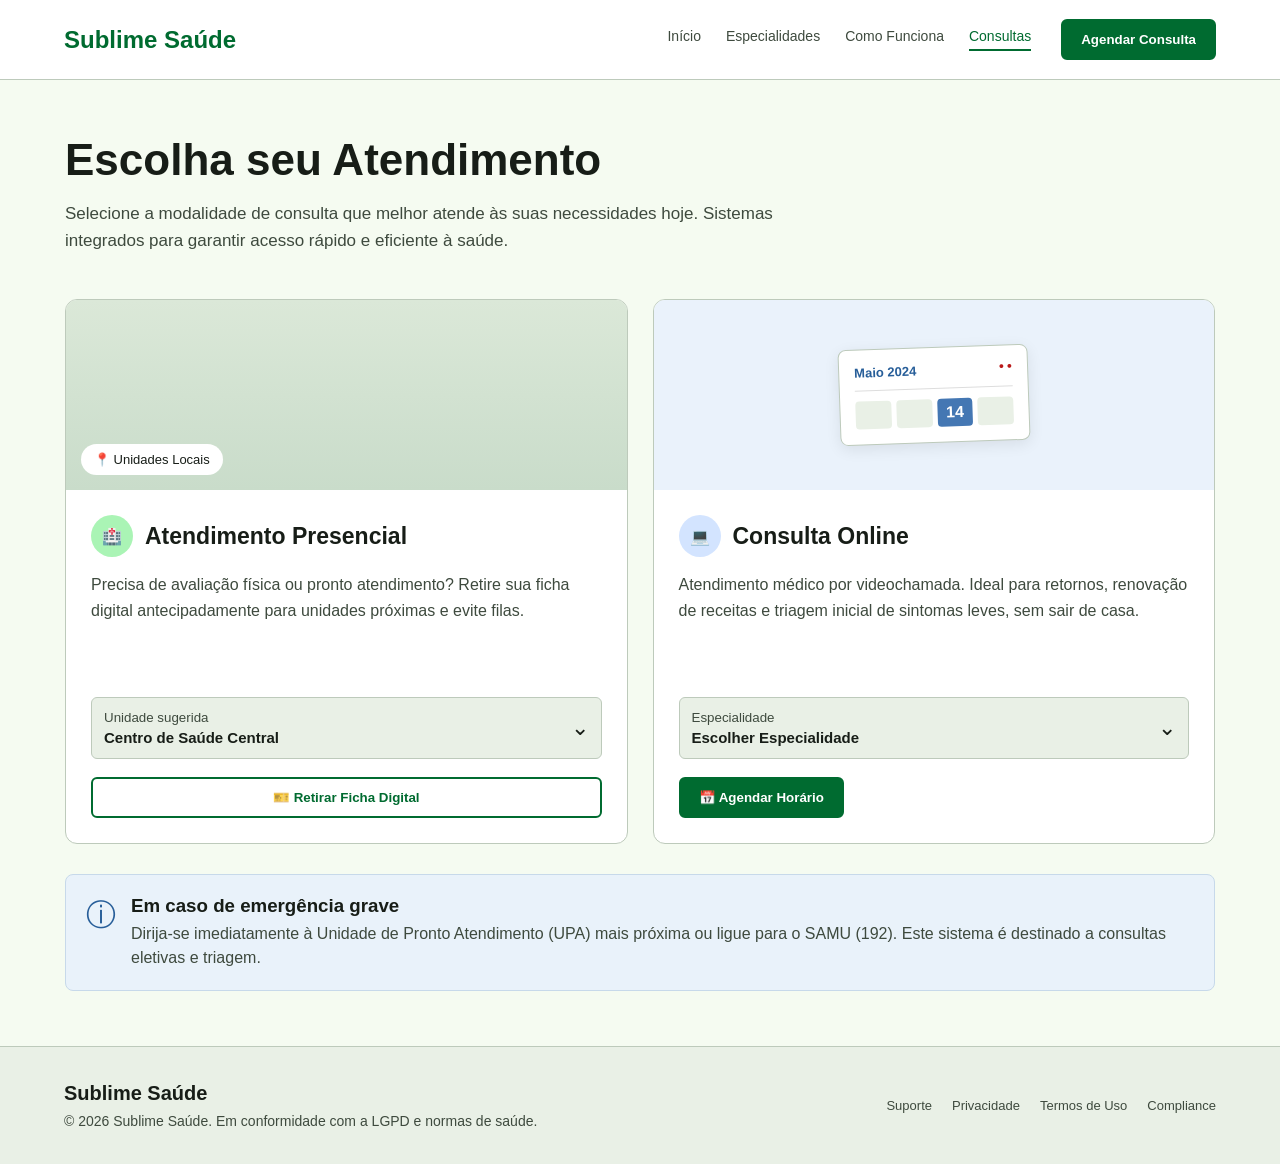
<file: digital ao extremoz/agendamento/index.html>
<!DOCTYPE html>
<html lang="pt-BR">
<head>
  <meta charset="UTF-8">
  <meta name="viewport" content="width=device-width, initial-scale=1.0">
  <title>Escolha seu Atendimento - Sublime Saúde</title>
  <link rel="stylesheet" href="style.css">
</head>

<body>

  <header>
    <div class="logo">Sublime Saúde</div>

    <nav>
      <a href="#">Início</a>
      <a href="#">Especialidades</a>
      <a href="#">Como Funciona</a>
      <a href="#" class="ativo">Consultas</a>
    </nav>

    <button class="botao" onclick="agendarConsulta()">
      Agendar Consulta
    </button>

    <button class="menu">☰</button>
  </header>

  <main>

    <section class="intro">
      <h1>Escolha seu Atendimento</h1>

      <p>
        Selecione a modalidade de consulta que melhor atende às suas
        necessidades hoje. Sistemas integrados para garantir acesso
        rápido e eficiente à saúde.
      </p>
    </section>

    <section class="cards">

      <!-- CARD PRESENCIAL -->
      <div class="card">

        <div class="imagem presencial">
          <span>📍 Unidades Locais</span>
        </div>

        <div class="conteudo">

          <div class="titulo">
            <div class="icone verde">🏥</div>
            <h2>Atendimento Presencial</h2>
          </div>

          <p>
            Precisa de avaliação física ou pronto atendimento?
            Retire sua ficha digital antecipadamente para unidades
            próximas e evite filas.
          </p>

          <div class="seletor" onclick="escolherUnidade()">
            <div>
              <small>Unidade sugerida</small>
              <strong>Centro de Saúde Central</strong>
            </div>

            <span>⌄</span>
          </div>

          <button class="botao-outline" onclick="retirarFicha()">
            🎫 Retirar Ficha Digital
          </button>

        </div>
      </div>


      <!-- CARD ONLINE -->
      <div class="card">

        <div class="imagem online">

          <div class="calendario">
            <div class="calendario-topo">
              <strong>Maio 2024</strong>
              <span>● ●</span>
            </div>

            <hr>

            <div class="dias">
              <div></div>
              <div></div>
              <b>14</b>
              <div></div>
            </div>
          </div>

        </div>

        <div class="conteudo">

          <div class="titulo">
            <div class="icone azul">💻</div>
            <h2>Consulta Online</h2>
          </div>

          <p>
            Atendimento médico por videochamada. Ideal para retornos,
            renovação de receitas e triagem inicial de sintomas leves,
            sem sair de casa.
          </p>

          <div class="seletor" onclick="escolherEspecialidade()">
            <div>
              <small>Especialidade</small>
              <strong>Escolher Especialidade</strong>
            </div>

            <span>⌄</span>
          </div>

          <button class="botao" onclick="agendarHorario()">
            📅 Agendar Horário
          </button>

        </div>
      </div>

    </section>


    <section class="aviso">

      <div class="icone-aviso">ⓘ</div>

      <div>
        <h3>Em caso de emergência grave</h3>

        <p>
          Dirija-se imediatamente à Unidade de Pronto Atendimento (UPA)
          mais próxima ou ligue para o SAMU (192). Este sistema é
          destinado a consultas eletivas e triagem.
        </p>
      </div>

    </section>

  </main>


  <footer>

    <div class="rodape-info">
      <strong>Sublime Saúde</strong>

      <p>
        © 2026 Sublime Saúde. Em conformidade com a LGPD e normas de saúde.
      </p>
    </div>

    <div class="links">
      <a href="#">Suporte</a>
      <a href="#">Privacidade</a>
      <a href="#">Termos de Uso</a>
      <a href="#">Compliance</a>
    </div>

  </footer>

  <script src="script.js"></script>

</body>
</html>
</file>
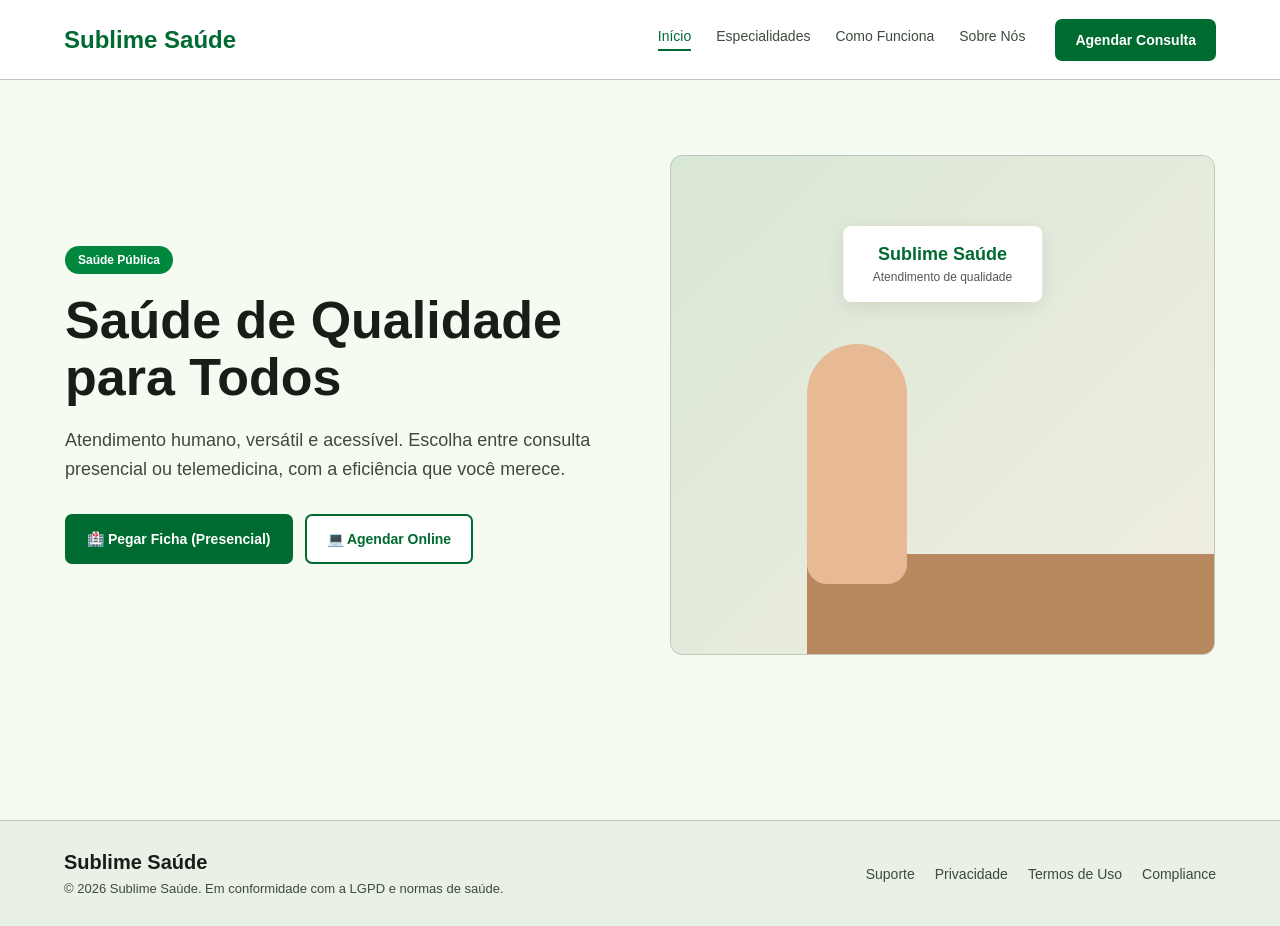
<file: digital ao extremoz/home/index.html>
<!DOCTYPE html>
<html lang="pt-BR">
<head>
  <meta charset="UTF-8">
  <meta name="viewport" content="width=device-width, initial-scale=1.0">
  <title>Sublime Saúde</title>
  <link rel="stylesheet" href="style.css">
</head>

<body>

  <header>
    <div class="logo">Sublime Saúde</div>

    <nav>
      <a class="ativo" href="#">Início</a>
      <a href="#">Especialidades</a>
      <a href="#">Como Funciona</a>
      <a href="#">Sobre Nós</a>
    </nav>

    <button class="botao" onclick="agendarConsulta()">
      Agendar Consulta
    </button>

    <button class="menu">☰</button>
  </header>

  <main>

    <section class="hero">

      <div class="texto">

        <span class="etiqueta">Saúde Pública</span>

        <h1>Saúde de Qualidade para Todos</h1>

        <p>
          Atendimento humano, versátil e acessível.
          Escolha entre consulta presencial ou telemedicina,
          com a eficiência que você merece.
        </p>

        <div class="botoes">

          <button class="botao grande" onclick="pegarFicha()">
            🏥 Pegar Ficha (Presencial)
          </button>

          <button class="botao-outline grande" onclick="agendarOnline()">
            💻 Agendar Online
          </button>

        </div>

      </div>

      <div class="imagem">
        <div class="placa">
          <strong>Sublime Saúde</strong>
          <span>Atendimento de qualidade</span>
        </div>

        <div class="balcao"></div>
        <div class="profissional"></div>
      </div>

    </section>

  </main>

  <footer>

    <div>
      <strong>Sublime Saúde</strong>
      <p>
        © 2026 Sublime Saúde. Em conformidade com a LGPD
        e normas de saúde.
      </p>
    </div>

    <nav>
      <a href="#">Suporte</a>
      <a href="#">Privacidade</a>
      <a href="#">Termos de Uso</a>
      <a href="#">Compliance</a>
    </nav>

  </footer>

  <script src="script.js"></script>
</body>
</html>
</file>
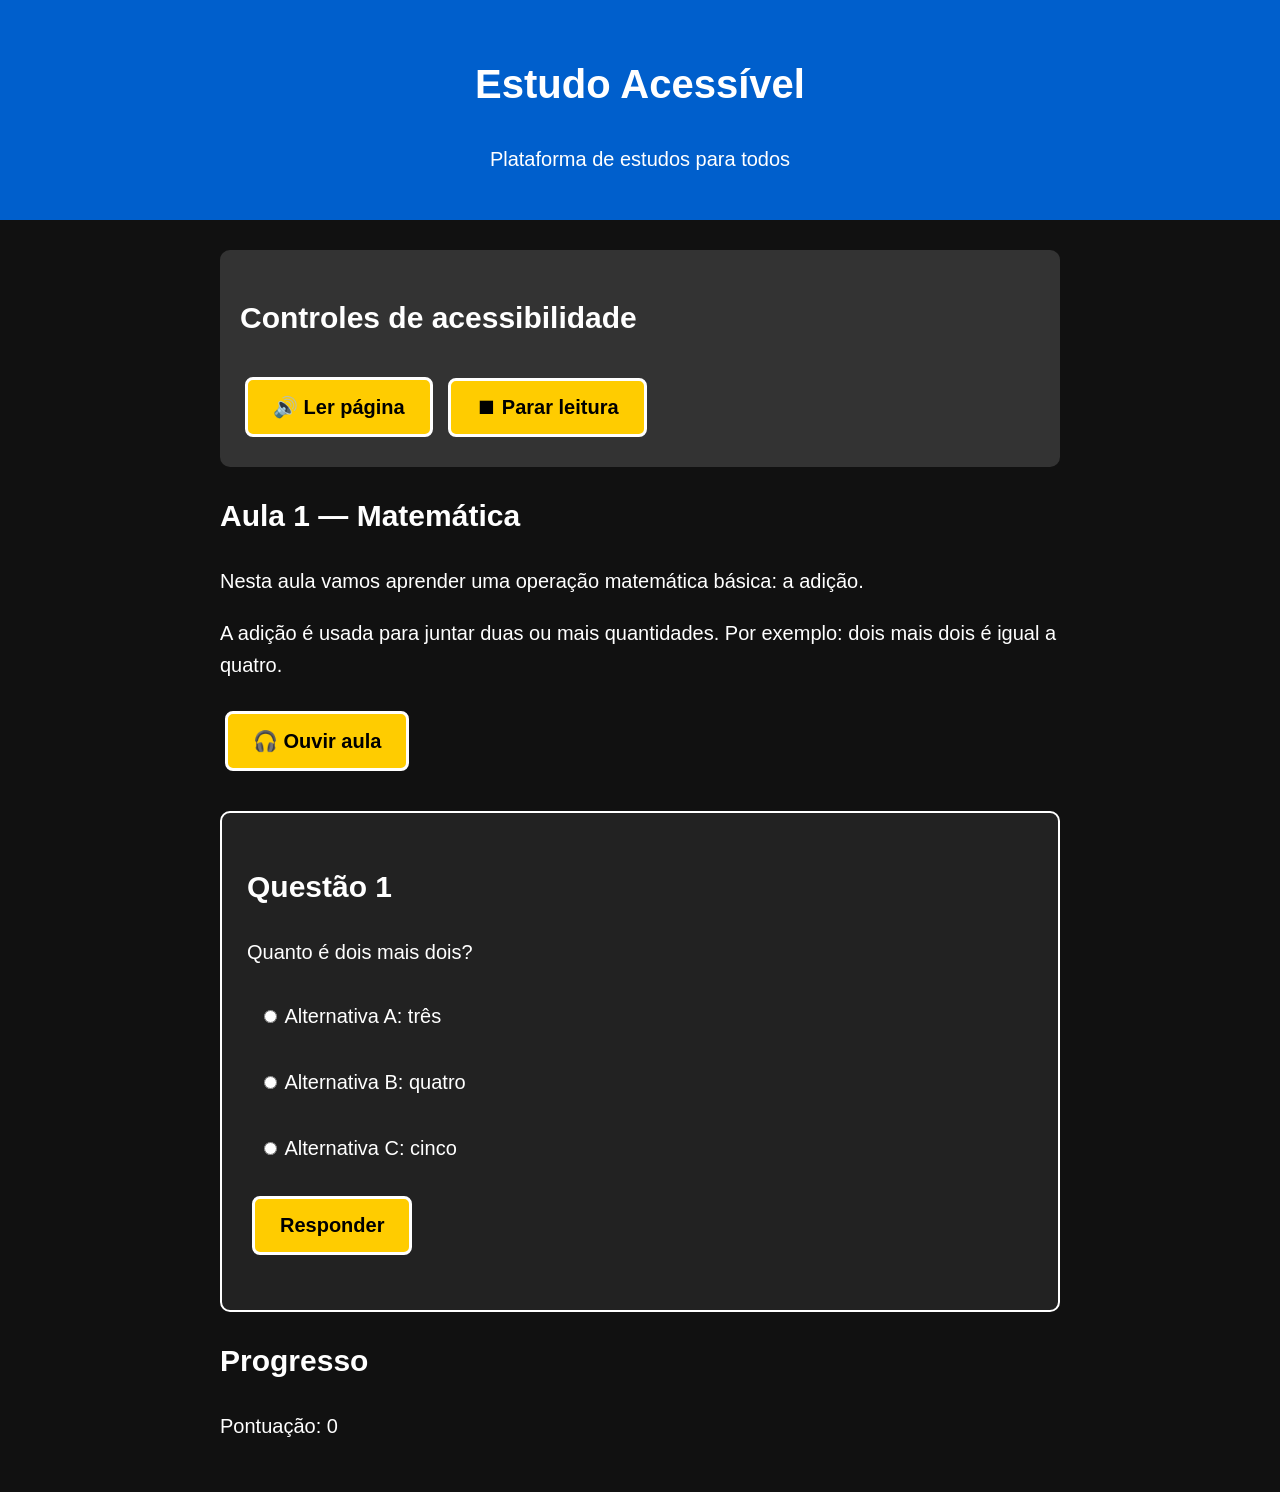
<file: função ler o site.html>
<!DOCTYPE html>
<html lang="pt-BR">
<head>
  <meta charset="UTF-8">
  <meta name="viewport" content="width=device-width, initial-scale=1.0">

  <title>Estudo Acessível</title>

  <style>
    * {
      box-sizing: border-box;
    }

    body {
      font-family: Arial, sans-serif;
      background: #111;
      color: #fff;
      font-size: 20px;
      line-height: 1.6;
      margin: 0;
    }

    header {
      background: #005fcc;
      padding: 25px;
      text-align: center;
    }

    main {
      max-width: 900px;
      margin: auto;
      padding: 30px;
    }

    button,
    input {
      font-size: 20px;
    }

    button {
      background: #ffcc00;
      color: #000;
      border: 3px solid #fff;
      padding: 15px 25px;
      margin: 10px 5px;
      border-radius: 8px;
      cursor: pointer;
      font-weight: bold;
    }

    button:focus,
    input:focus {
      outline: 5px solid #00ffff;
    }

    .questao {
      background: #222;
      border: 2px solid #fff;
      padding: 25px;
      margin-top: 30px;
      border-radius: 10px;
    }

    label {
      display: block;
      padding: 12px;
      margin: 10px 0;
      cursor: pointer;
    }

    #resultado {
      font-weight: bold;
      margin-top: 20px;
    }

    .acessibilidade {
      background: #333;
      padding: 20px;
      margin-bottom: 20px;
      border-radius: 10px;
    }
  </style>
</head>

<body>

<header>
  <h1>Estudo Acessível</h1>
  <p>Plataforma de estudos para todos</p>
</header>

<main>

  <section class="acessibilidade" aria-labelledby="acessibilidade-titulo">

    <h2 id="acessibilidade-titulo">Controles de acessibilidade</h2>

    <button
      type="button"
      onclick="lerPagina()"
      aria-label="Ler o conteúdo da página em voz alta">
      🔊 Ler página
    </button>

    <button
      type="button"
      onclick="pararLeitura()"
      aria-label="Parar a leitura">
      ⏹ Parar leitura
    </button>

  </section>


  <section aria-labelledby="aula-titulo">

    <h2 id="aula-titulo">Aula 1 — Matemática</h2>

    <p>
      Nesta aula vamos aprender uma operação matemática básica:
      a adição.
    </p>

    <p>
      A adição é usada para juntar duas ou mais quantidades.
      Por exemplo: dois mais dois é igual a quatro.
    </p>

    <button
      type="button"
      onclick="lerAula()"
      aria-label="Ouvir o conteúdo da aula">
      🎧 Ouvir aula
    </button>

  </section>


  <section class="questao" aria-labelledby="questao-titulo">

    <h2 id="questao-titulo">Questão 1</h2>

    <p>
      Quanto é dois mais dois?
    </p>

    <form id="formulario">

      <label>
        <input
          type="radio"
          name="resposta"
          value="3">
        Alternativa A: três
      </label>

      <label>
        <input
          type="radio"
          name="resposta"
          value="4">
        Alternativa B: quatro
      </label>

      <label>
        <input
          type="radio"
          name="resposta"
          value="5">
        Alternativa C: cinco
      </label>

      <button
        type="button"
        onclick="verificarResposta()">
        Responder
      </button>

    </form>

    <div
      id="resultado"
      role="status"
      aria-live="polite">
    </div>

  </section>


  <section aria-labelledby="progresso-titulo">

    <h2 id="progresso-titulo">Progresso</h2>

    <p id="pontuacao">
      Pontuação: 0
    </p>

  </section>

</main>


<script>

  let pontos = 0;
  let leituraAtual = null;


  // Faz o navegador ler um texto
  function falar(texto) {

    // Para qualquer leitura anterior
    window.speechSynthesis.cancel();

    leituraAtual = new SpeechSynthesisUtterance(texto);

    leituraAtual.lang = "pt-BR";
    leituraAtual.rate = 0.9;
    leituraAtual.pitch = 1;

    window.speechSynthesis.speak(leituraAtual);
  }


  // Lê a página
  function lerPagina() {

    const texto = `
      Estudo Acessível.

      Controles de acessibilidade.

      Aula 1, Matemática.

      Nesta aula vamos aprender uma operação matemática básica:
      a adição.

      A adição é usada para juntar duas ou mais quantidades.

      Por exemplo:
      dois mais dois é igual a quatro.

      Questão 1.

      Quanto é dois mais dois?

      Alternativa A: três.

      Alternativa B: quatro.

      Alternativa C: cinco.

      Escolha uma alternativa e pressione o botão responder.
    `;

    falar(texto);
  }


  // Lê somente a aula
  function lerAula() {

    const texto = `
      Aula 1, Matemática.

      Nesta aula vamos aprender uma operação matemática básica:
      a adição.

      A adição é usada para juntar duas ou mais quantidades.

      Por exemplo:
      dois mais dois é igual a quatro.
    `;

    falar(texto);
  }


  // Para a leitura
  function pararLeitura() {

    window.speechSynthesis.cancel();

  }


  // Verifica a resposta
  function verificarResposta() {

    const resposta =
      document.querySelector(
        'input[name="resposta"]:checked'
      );

    const resultado =
      document.getElementById("resultado");

    if (!resposta) {

      resultado.textContent =
        "Você precisa escolher uma alternativa.";

      falar(
        "Você precisa escolher uma alternativa."
      );

      return;
    }


    if (resposta.value === "4") {

      pontos++;

      resultado.textContent =
        "Resposta correta! Parabéns! Você ganhou um ponto.";

      falar(
        "Resposta correta! Parabéns! Você ganhou um ponto."
      );

    } else {

      resultado.textContent =
        "Resposta incorreta. A resposta correta é quatro.";

      falar(
        "Resposta incorreta. A resposta correta é quatro."
      );

    }


    document.getElementById("pontuacao").textContent =
      "Pontuação: " + pontos;

  }


  // Atalhos de teclado
  document.addEventListener("keydown", function(event) {

    // Alt + L = ler página
    if (event.altKey && event.key.toLowerCase() === "l") {

      event.preventDefault();

      lerPagina();

    }


    // Alt + P = parar leitura
    if (event.altKey && event.key.toLowerCase() === "p") {

      event.preventDefault();

      pararLeitura();

    }

  });

</script>

</body>
</html>
</file>
<file: digital ao extremoz/agendamento/style.css>
* {
  box-sizing: border-box;
  margin: 0;
  padding: 0;
}

body {
  font-family: Arial, sans-serif;
  background: #f5fbf1;
  color: #171d17;
}


/* CABEÇALHO */

header {
  height: 80px;
  background: white;
  border-bottom: 1px solid #bdcabb;

  display: flex;
  align-items: center;

  padding: 0 5%;
  gap: 30px;
}

.logo {
  color: #006b30;
  font-size: 24px;
  font-weight: bold;
  margin-right: auto;
}

nav {
  display: flex;
  gap: 25px;
}

nav a {
  color: #3e4a3e;
  text-decoration: none;
  font-size: 14px;
}

nav a:hover {
  color: #006b30;
}

nav .ativo {
  color: #006b30;
  border-bottom: 2px solid #006b30;
  padding-bottom: 5px;
}


/* BOTÕES */

button {
  font-family: Arial, sans-serif;
  cursor: pointer;
}

.botao {
  background: #006b30;
  color: white;

  border: 2px solid #006b30;
  border-radius: 6px;

  padding: 11px 18px;
  font-weight: bold;
}

.botao:hover {
  background: #005323;
}

.botao-outline {
  width: 100%;

  background: white;
  color: #006b30;

  border: 2px solid #006b30;
  border-radius: 6px;

  padding: 11px 18px;
  font-weight: bold;
}

.botao-outline:hover {
  background: #e9f5e7;
}

.menu {
  display: none;
  background: none;
  border: 0;
  font-size: 25px;
}


/* CONTEÚDO */

main {
  width: 90%;
  max-width: 1150px;

  margin: 55px auto;
}

.intro {
  max-width: 750px;
  margin-bottom: 45px;
}

.intro h1 {
  font-size: 44px;
  margin-bottom: 15px;
}

.intro p {
  color: #3e4a3e;
  font-size: 17px;
  line-height: 1.6;
}


/* CARDS */

.cards {
  display: grid;
  grid-template-columns: 1fr 1fr;
  gap: 25px;
}

.card {
  background: white;
  border: 1px solid #bdcabb;
  border-radius: 12px;

  overflow: hidden;
}

.card:hover {
  box-shadow: 0 5px 20px #00000012;
}


/* IMAGENS */

.imagem {
  height: 190px;

  position: relative;

  display: flex;
  align-items: flex-end;

  padding: 15px;
}

.presencial {
  background:
    linear-gradient(to bottom, #dbe8d8, #c9dcca);
}

.presencial span {
  background: white;
  padding: 8px 13px;
  border-radius: 20px;

  font-size: 13px;
}


/* ÁREA DO CALENDÁRIO */

.online {
  background: #eaf2fb;

  align-items: center;
  justify-content: center;
}

.calendario {
  width: 190px;
  padding: 15px;

  background: white;

  border: 1px solid #bdcabb;
  border-radius: 8px;

  box-shadow: 0 4px 15px #00000015;

  transform: rotate(-2deg);
}

.calendario-topo {
  display: flex;
  justify-content: space-between;

  color: #275e99;
  font-size: 13px;
}

.calendario-topo span {
  color: #ba1a1a;
  font-size: 9px;
}

.calendario hr {
  border: 0;
  border-top: 1px solid #ddd;

  margin: 10px 0;
}

.dias {
  display: grid;
  grid-template-columns: repeat(4, 1fr);
  gap: 5px;
}

.dias div,
.dias b {
  height: 28px;
  border-radius: 4px;
  background: #e9f0e6;
}

.dias b {
  background: #4477b3;
  color: white;

  display: flex;
  align-items: center;
  justify-content: center;
}


/* CONTEÚDO DO CARD */

.conteudo {
  padding: 25px;
}

.titulo {
  display: flex;
  align-items: center;
  gap: 12px;

  margin-bottom: 15px;
}

.titulo h2 {
  font-size: 23px;
}

.icone {
  width: 42px;
  height: 42px;

  border-radius: 50%;

  display: flex;
  align-items: center;
  justify-content: center;
}

.verde {
  background: #aaf4b5;
}

.azul {
  background: #d3e4ff;
}

.conteudo > p {
  color: #3e4a3e;

  line-height: 1.6;

  min-height: 105px;

  margin-bottom: 20px;
}


/* SELETORES */

.seletor {
  background: #e9f0e6;

  border: 1px solid #bdcabb;
  border-radius: 6px;

  padding: 12px;

  display: flex;
  justify-content: space-between;
  align-items: center;

  cursor: pointer;

  margin-bottom: 18px;
}

.seletor:hover {
  border-color: #006b30;
}

.seletor div {
  display: flex;
  flex-direction: column;
  gap: 4px;
}

.seletor small {
  color: #3e4a3e;
}

.seletor strong {
  font-size: 15px;
}

.seletor > span {
  font-size: 22px;
}


/* AVISO */

.aviso {
  margin-top: 30px;

  padding: 20px;

  background: #e9f2fa;

  border: 1px solid #c7d9ea;
  border-radius: 8px;

  display: flex;
  gap: 15px;
}

.icone-aviso {
  color: #275e99;
  font-size: 30px;
}

.aviso h3 {
  margin-bottom: 5px;
}

.aviso p {
  color: #3e4a3e;
  line-height: 1.5;
}


/* RODAPÉ */

footer {
  background: #e9f0e6;

  border-top: 1px solid #bdcabb;

  padding: 35px 5%;

  display: flex;
  justify-content: space-between;
  align-items: center;

  gap: 30px;
}

.rodape-info strong {
  color: #171d17;
  font-size: 20px;
}

.rodape-info p {
  color: #3e4a3e;
  font-size: 14px;
  margin-top: 8px;
}

.links {
  display: flex;
  gap: 20px;
}

.links a {
  color: #3e4a3e;
  text-decoration: none;
  font-size: 13px;
}

.links a:hover {
  color: #006b30;
}


/* CELULAR */

@media (max-width: 800px) {

  header {
    height: auto;

    padding: 18px 5%;

    flex-wrap: wrap;
  }

  .logo {
    width: 100%;
  }

  nav {
    display: none;
  }

  header > .botao {
    display: none;
  }

  .menu {
    display: block;
  }

  main {
    margin: 35px auto;
  }

  .intro h1 {
    font-size: 34px;
  }

  .cards {
    grid-template-columns: 1fr;
  }

  .conteudo > p {
    min-height: auto;
  }

  .aviso {
    flex-direction: column;
  }

  footer {
    flex-direction: column;
    align-items: flex-start;
  }

  .links {
    flex-wrap: wrap;
  }
}
</file>
<file: digital ao extremoz/home/style.css>
* {
  box-sizing: border-box;
  margin: 0;
  padding: 0;
}

body {
  font-family: Arial, sans-serif;
  background: #f5fbf1;
  color: #171d17;
}

header {
  height: 80px;
  background: white;
  border-bottom: 1px solid #bdcabb;

  display: flex;
  align-items: center;

  padding: 0 5%;
  gap: 30px;
}

.logo {
  color: #006b30;
  font-size: 24px;
  font-weight: bold;
  margin-right: auto;
}

header nav {
  display: flex;
  gap: 25px;
}

a {
  text-decoration: none;
  color: #3e4a3e;
  font-size: 14px;
}

a:hover {
  color: #006b30;
}

.ativo {
  color: #006b30;
  border-bottom: 2px solid #006b30;
  padding-bottom: 5px;
}

button {
  font-family: Arial, sans-serif;
  cursor: pointer;
}

.botao,
.botao-outline {
  border-radius: 7px;
  padding: 11px 18px;
  font-weight: bold;
  font-size: 14px;
}

.botao {
  background: #006b30;
  color: white;
  border: 2px solid #006b30;
}

.botao:hover {
  background: #005323;
}

.botao-outline {
  background: white;
  color: #006b30;
  border: 2px solid #006b30;
}

.botao-outline:hover {
  background: #e9f0e6;
}

.menu {
  display: none;
  border: 0;
  background: none;
  font-size: 25px;
}

main {
  min-height: calc(100vh - 160px);
}

.hero {
  width: 90%;
  max-width: 1150px;
  margin: 0 auto;

  min-height: 650px;

  display: grid;
  grid-template-columns: 1fr 1fr;
  align-items: center;
  gap: 60px;
}

.texto {
  max-width: 570px;
}

.etiqueta {
  display: inline-block;
  background: #00873e;
  color: white;

  padding: 7px 13px;
  border-radius: 20px;

  font-size: 12px;
  font-weight: bold;

  margin-bottom: 18px;
}

h1 {
  font-size: 52px;
  line-height: 1.1;
  margin-bottom: 20px;
}

.texto p {
  color: #3e4a3e;
  font-size: 18px;
  line-height: 1.6;
  margin-bottom: 30px;
}

.botoes {
  display: flex;
  gap: 12px;
}

.grande {
  padding: 15px 20px;
}

.imagem {
  height: 500px;

  border-radius: 12px;
  overflow: hidden;

  position: relative;

  background:
    linear-gradient(
      135deg,
      #d9e7d5,
      #f1eee2
    );

  border: 1px solid #bdcabb;
}

.placa {
  position: absolute;

  top: 70px;
  left: 50%;

  transform: translateX(-50%);

  background: white;

  padding: 18px 30px;

  border-radius: 8px;

  text-align: center;

  box-shadow: 0 5px 20px #00000015;
}

.placa strong {
  display: block;
  color: #006b30;
  font-size: 18px;
}

.placa span {
  display: block;
  color: #555;
  font-size: 12px;
  margin-top: 5px;
}

.balcao {
  position: absolute;

  bottom: 0;
  right: 0;

  width: 75%;
  height: 100px;

  background: #b8895e;
}

.profissional {
  position: absolute;

  bottom: 70px;
  left: 25%;

  width: 100px;
  height: 240px;

  background: #e7b994;

  border-radius: 50px 50px 20px 20px;
}

footer {
  background: #e9f0e6;
  border-top: 1px solid #bdcabb;

  padding: 30px 5%;

  display: flex;
  justify-content: space-between;
  align-items: center;

  gap: 30px;
}

footer strong {
  font-size: 20px;
  color: #171d17;
}

footer p {
  color: #3e4a3e;
  font-size: 13px;
  margin-top: 7px;
}

footer nav {
  display: flex;
  gap: 20px;
}

/* CELULAR */

@media (max-width: 800px) {

  header {
    height: auto;
    padding: 18px 5%;
    flex-wrap: wrap;
  }

  .logo {
    width: 100%;
  }

  header nav {
    display: none;
  }

  header > .botao {
    display: none;
  }

  .menu {
    display: block;
  }

  .hero {
    grid-template-columns: 1fr;
    gap: 35px;

    padding: 50px 0;
  }

  h1 {
    font-size: 38px;
  }

  .botoes {
    flex-direction: column;
  }

  .botoes button {
    width: 100%;
  }

  .imagem {
    height: 350px;
  }

  footer {
    flex-direction: column;
    text-align: center;
  }

  footer nav {
    flex-wrap: wrap;
    justify-content: center;
  }
}
</file>
